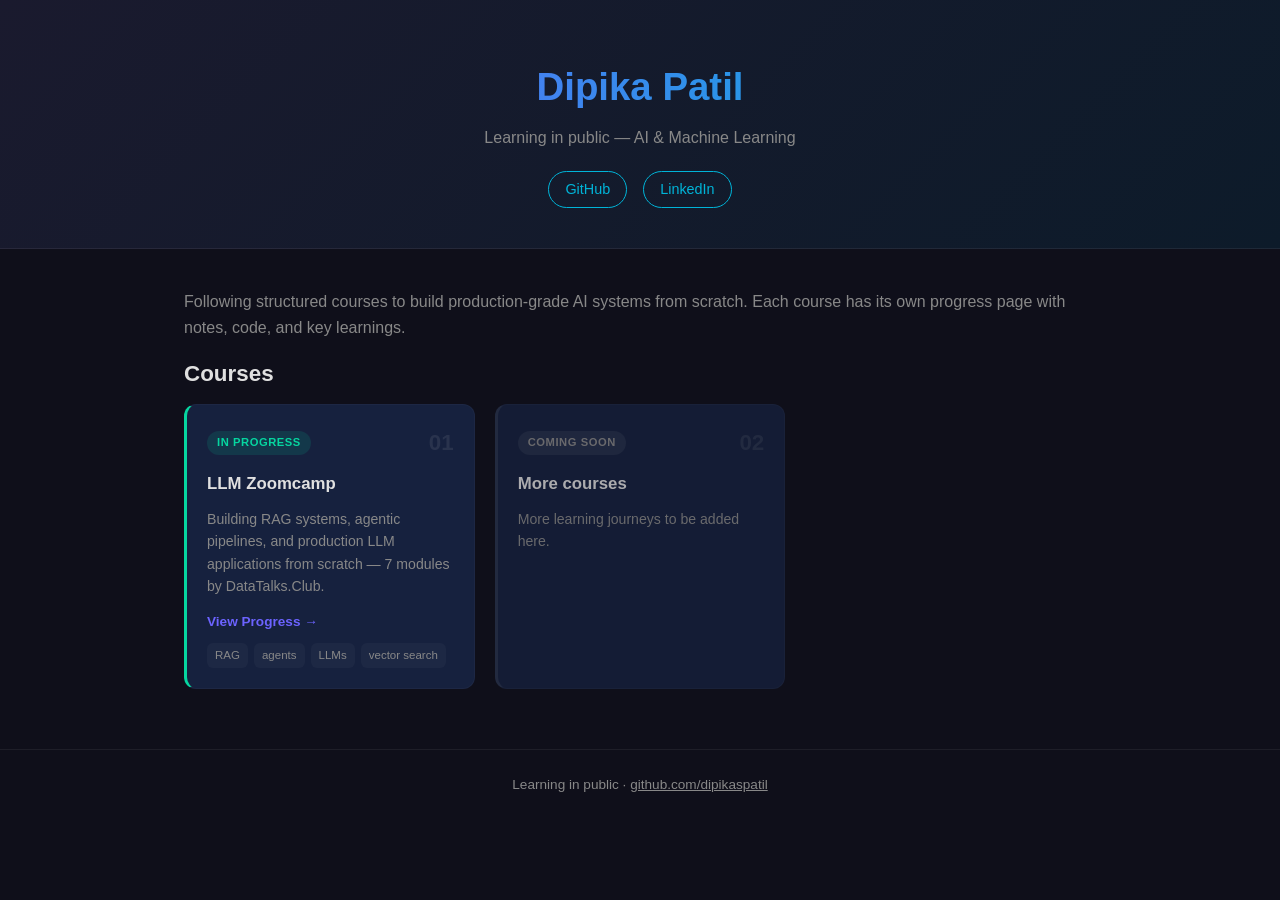
<file: index.html>
<!DOCTYPE html>
<html lang="en">
<head>
  <meta charset="UTF-8" />
  <meta name="viewport" content="width=device-width, initial-scale=1.0" />
  <title>Dipika Patil</title>
  <link rel="stylesheet" href="style.css" />
</head>
<body>

  <header>
    <div class="container">
      <h1>Dipika Patil</h1>
      <p class="tagline">Learning in public — AI & Machine Learning</p>
      <div class="links">
        <a href="https://github.com/dipikaspatil" target="_blank">GitHub</a>
        <a href="https://www.linkedin.com/in/dipikaspatil" target="_blank">LinkedIn</a>
      </div>
    </div>
  </header>

  <main class="container">

    <section class="about">
      <p>Following structured courses to build production-grade AI systems from scratch. Each course has its own progress page with notes, code, and key learnings.</p>
    </section>

    <section class="modules">
      <h2>Courses</h2>
      <div class="grid">

        <div class="card done">
          <div class="card-header">
            <span class="badge done">In Progress</span>
            <span class="module-num">01</span>
          </div>
          <h3>LLM Zoomcamp</h3>
          <p>Building RAG systems, agentic pipelines, and production LLM applications from scratch — 7 modules by DataTalks.Club.</p>
          <div class="card-links">
            <a href="llm-zoomcamp/">View Progress →</a>
          </div>
          <div class="tags">
            <span>RAG</span><span>agents</span><span>LLMs</span><span>vector search</span>
          </div>
        </div>

        <div class="card upcoming">
          <div class="card-header">
            <span class="badge upcoming">Coming Soon</span>
            <span class="module-num">02</span>
          </div>
          <h3>More courses</h3>
          <p>More learning journeys to be added here.</p>
        </div>

      </div>
    </section>

  </main>

  <footer>
    <div class="container">
      <p>Learning in public · <a href="https://github.com/dipikaspatil" target="_blank">github.com/dipikaspatil</a></p>
    </div>
  </footer>

</body>
</html>
</file>
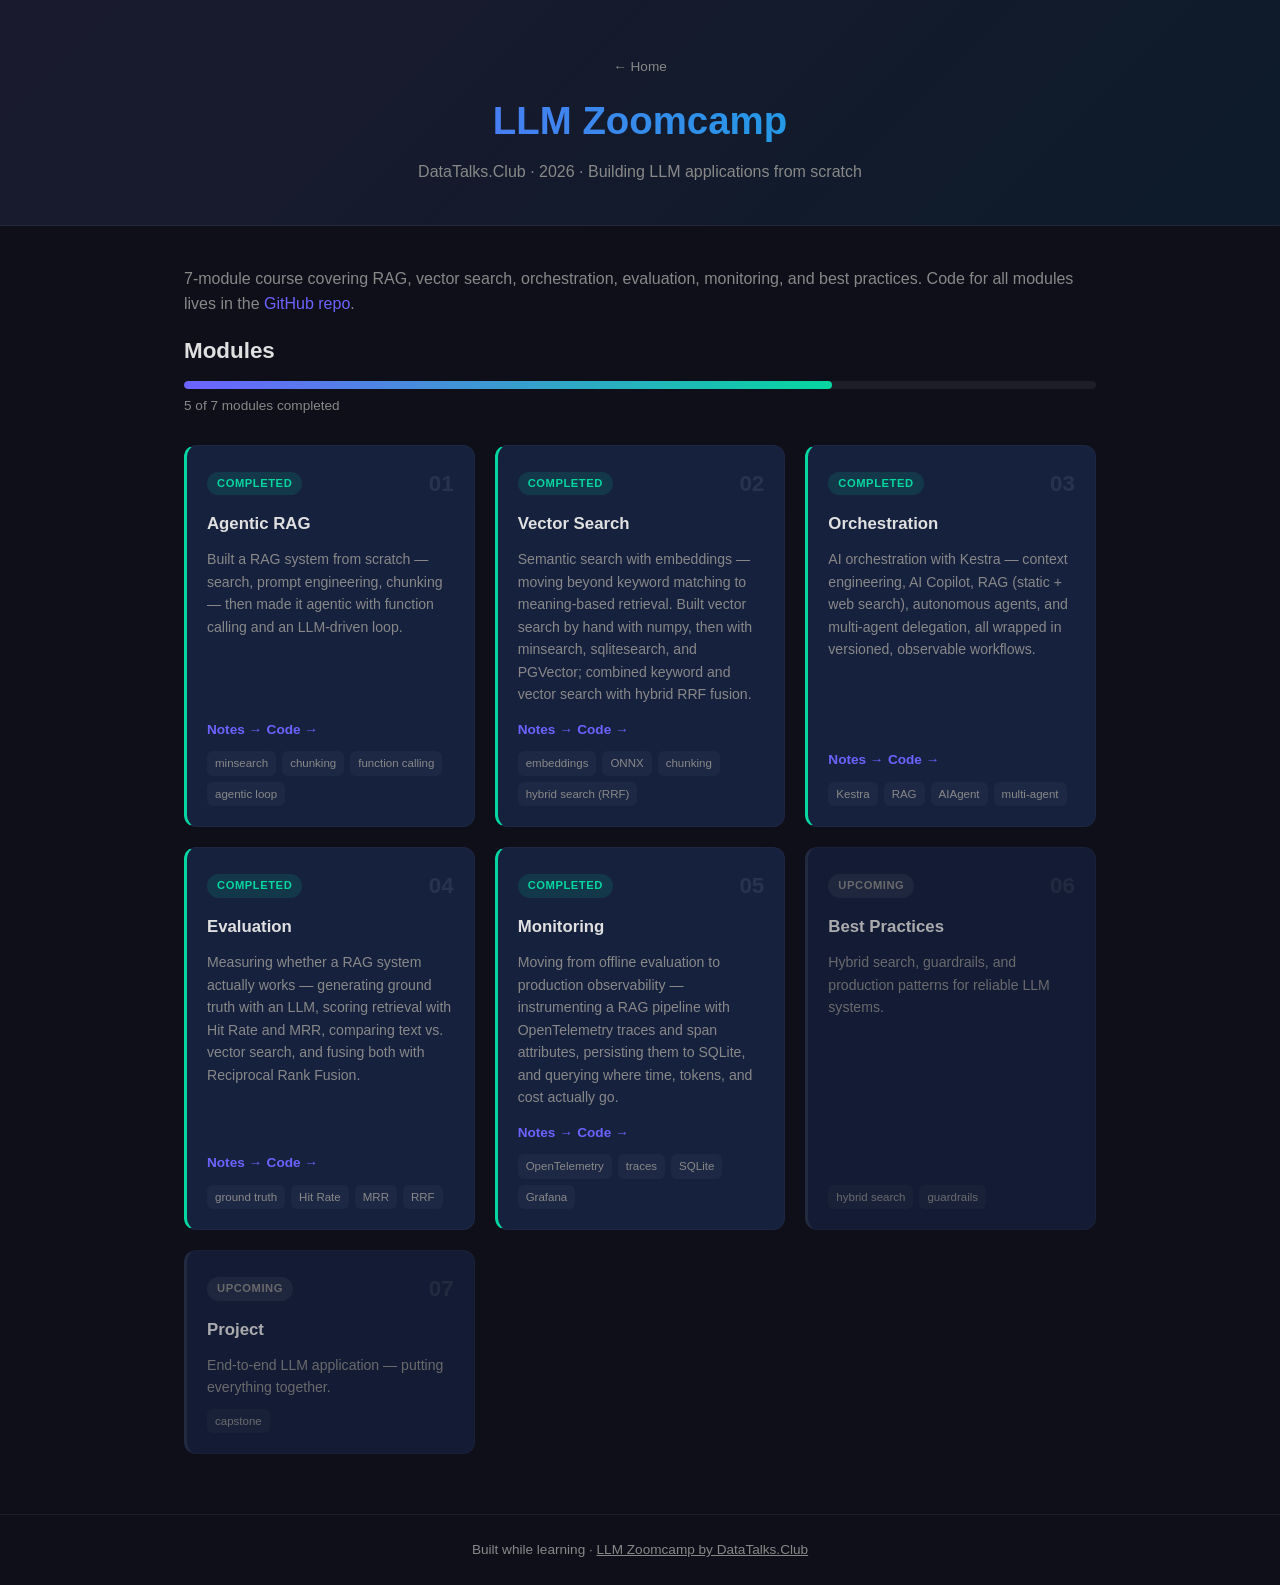
<file: llm-zoomcamp/index.html>
<!DOCTYPE html>
<html lang="en">
<head>
  <meta charset="UTF-8" />
  <meta name="viewport" content="width=device-width, initial-scale=1.0" />
  <title>LLM Zoomcamp — Dipika Patil</title>
  <link rel="stylesheet" href="../style.css" />
</head>
<body>

  <header>
    <div class="container">
      <p class="breadcrumb"><a href="../">← Home</a></p>
      <h1>LLM Zoomcamp</h1>
      <p class="tagline">DataTalks.Club · 2026 · Building LLM applications from scratch</p>
    </div>
  </header>

  <main class="container">

    <section class="about">
      <p>
        7-module course covering RAG, vector search, orchestration, evaluation, monitoring, and best practices.
        Code for all modules lives in the
        <a href="https://github.com/dipikaspatil/LLM_Zoomcamp" target="_blank">GitHub repo</a>.
      </p>
    </section>

    <section class="modules">
      <h2>Modules</h2>
      <div class="progress-bar">
        <div class="progress-fill" style="width: 71%"></div>
      </div>
      <p class="progress-label">5 of 7 modules completed</p>

      <div class="grid">

        <div class="card done">
          <div class="card-header">
            <span class="badge done">Completed</span>
            <span class="module-num">01</span>
          </div>
          <h3>Agentic RAG</h3>
          <p>Built a RAG system from scratch — search, prompt engineering, chunking — then made it agentic with function calling and an LLM-driven loop.</p>
          <div class="card-links">
            <a href="01-agentic-rag/">Notes →</a>
            <a href="https://github.com/dipikaspatil/LLM_Zoomcamp/tree/main/01_Agentic_RAG" target="_blank">Code →</a>
          </div>
          <div class="tags">
            <span>minsearch</span><span>chunking</span><span>function calling</span><span>agentic loop</span>
          </div>
        </div>

        <div class="card done">
          <div class="card-header">
            <span class="badge done">Completed</span>
            <span class="module-num">02</span>
          </div>
          <h3>Vector Search</h3>
          <p>Semantic search with embeddings — moving beyond keyword matching to meaning-based retrieval. Built vector search by hand with numpy, then with minsearch, sqlitesearch, and PGVector; combined keyword and vector search with hybrid RRF fusion.</p>
          <div class="card-links">
            <a href="02-vector-search/">Notes →</a>
            <a href="https://github.com/dipikaspatil/LLM_Zoomcamp/tree/main/02_Vector_Search" target="_blank">Code →</a>
          </div>
          <div class="tags">
            <span>embeddings</span><span>ONNX</span><span>chunking</span><span>hybrid search (RRF)</span>
          </div>
        </div>

        <div class="card done">
          <div class="card-header">
            <span class="badge done">Completed</span>
            <span class="module-num">03</span>
          </div>
          <h3>Orchestration</h3>
          <p>AI orchestration with Kestra — context engineering, AI Copilot, RAG (static + web search), autonomous agents, and multi-agent delegation, all wrapped in versioned, observable workflows.</p>
          <div class="card-links">
            <a href="03-orchestration/">Notes →</a>
            <a href="https://github.com/dipikaspatil/LLM_Zoomcamp/tree/main/03_Orchestration" target="_blank">Code →</a>
          </div>
          <div class="tags">
            <span>Kestra</span><span>RAG</span><span>AIAgent</span><span>multi-agent</span>
          </div>
        </div>

	<div class="card done">
          <div class="card-header">
            <span class="badge done">Completed</span>
            <span class="module-num">04</span>
          </div>
          <h3>Evaluation</h3>
          <p>Measuring whether a RAG system actually works — generating ground truth with an LLM, scoring retrieval with Hit Rate and MRR, comparing text vs. vector search, and fusing both with Reciprocal Rank Fusion.</p>
          <div class="card-links">
            <a href="04-evaluation/">Notes →</a>
            <a href="https://github.com/dipikaspatil/LLM_Zoomcamp/tree/main/04_evaluation" target="_blank">Code →</a>
          </div>
          <div class="tags">
            <span>ground truth</span><span>Hit Rate</span><span>MRR</span><span>RRF</span>
          </div>
        </div>

        <div class="card done">
          <div class="card-header">
            <span class="badge done">Completed</span>
            <span class="module-num">05</span>
          </div>
          <h3>Monitoring</h3>
          <p>Moving from offline evaluation to production observability — instrumenting a RAG pipeline with OpenTelemetry traces and span attributes, persisting them to SQLite, and querying where time, tokens, and cost actually go.</p>
          <div class="card-links">
            <a href="05-monitoring/">Notes →</a>
            <a href="https://github.com/dipikaspatil/LLM_Zoomcamp/tree/main/05_monitoring" target="_blank">Code →</a>
          </div>
          <div class="tags">
            <span>OpenTelemetry</span><span>traces</span><span>SQLite</span><span>Grafana</span>
          </div>
        </div>

        <div class="card upcoming">
          <div class="card-header">
            <span class="badge upcoming">Upcoming</span>
            <span class="module-num">06</span>
          </div>
          <h3>Best Practices</h3>
          <p>Hybrid search, guardrails, and production patterns for reliable LLM systems.</p>
          <div class="tags"><span>hybrid search</span><span>guardrails</span></div>
        </div>

        <div class="card upcoming">
          <div class="card-header">
            <span class="badge upcoming">Upcoming</span>
            <span class="module-num">07</span>
          </div>
          <h3>Project</h3>
          <p>End-to-end LLM application — putting everything together.</p>
          <div class="tags"><span>capstone</span></div>
        </div>

      </div>
    </section>

  </main>

  <footer>
    <div class="container">
      <p>Built while learning · <a href="https://github.com/DataTalksClub/llm-zoomcamp" target="_blank">LLM Zoomcamp by DataTalks.Club</a></p>
    </div>
  </footer>

</body>
</html>
</file>
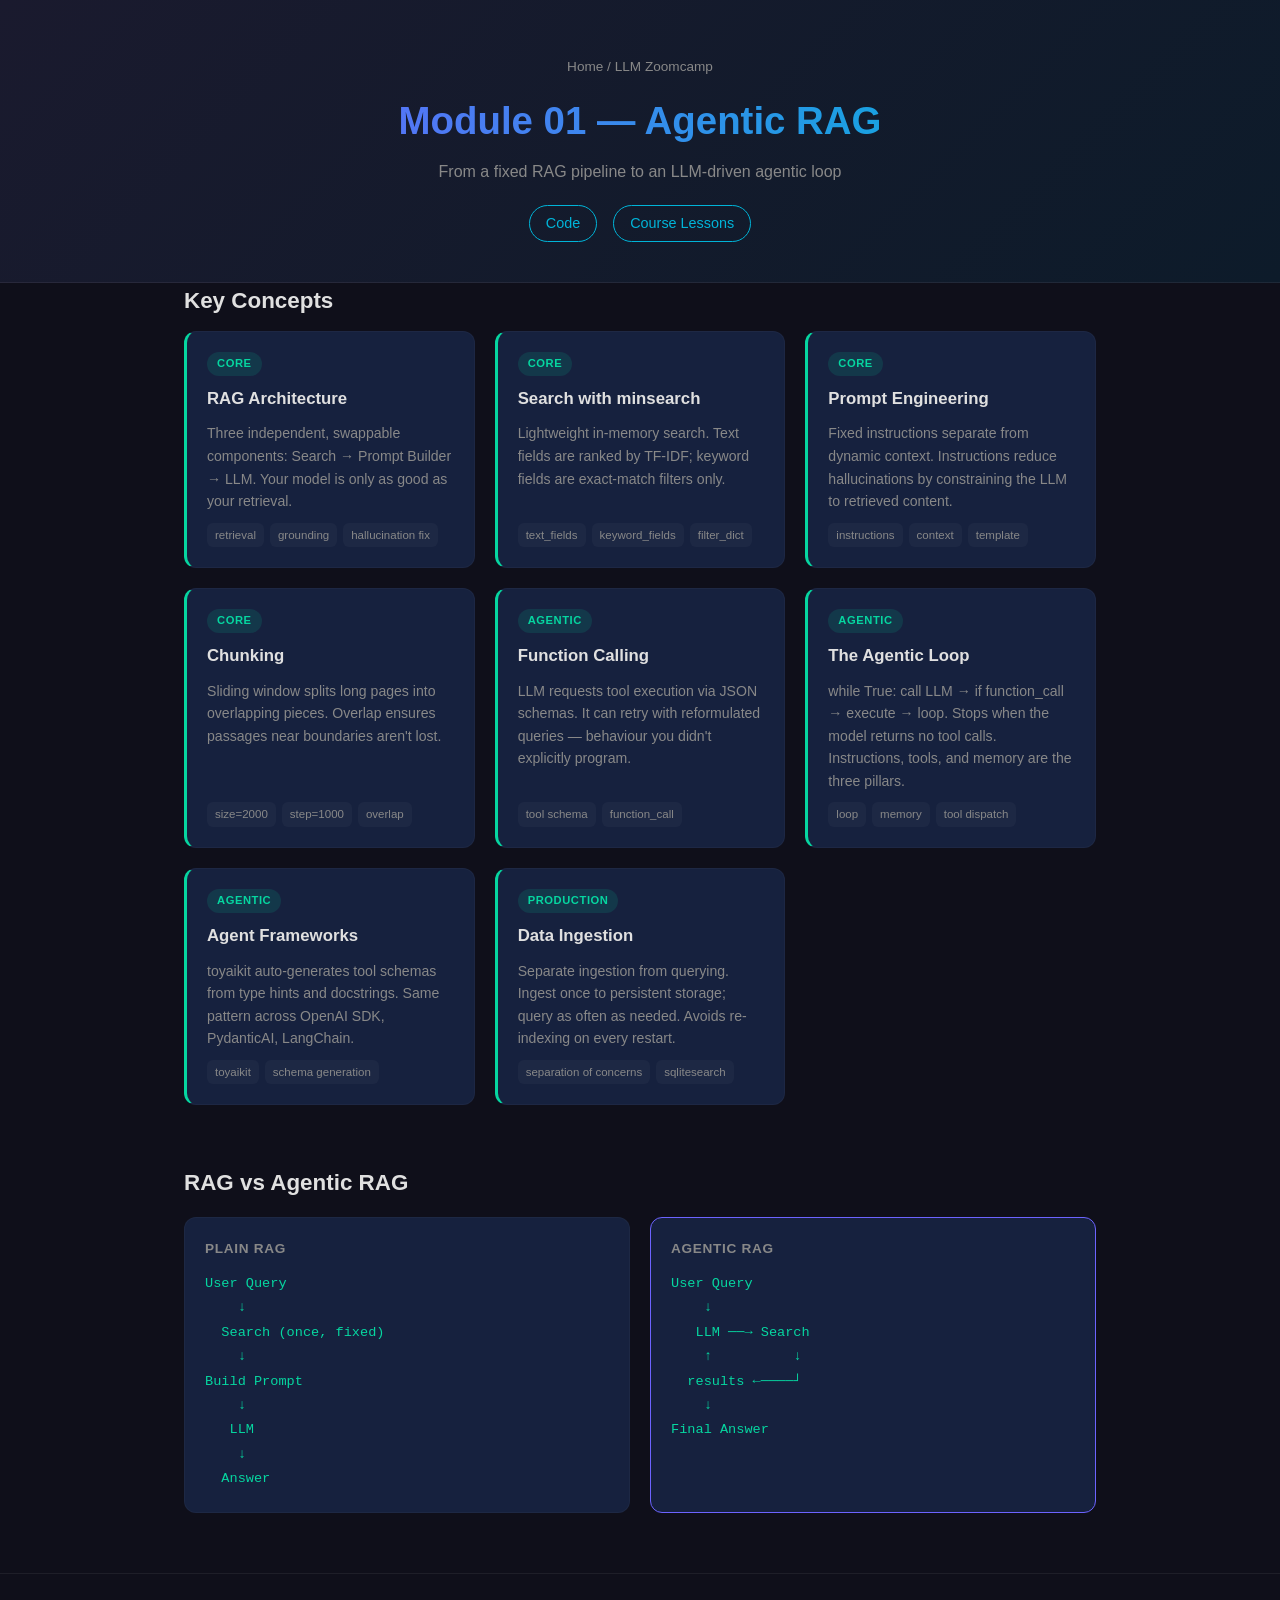
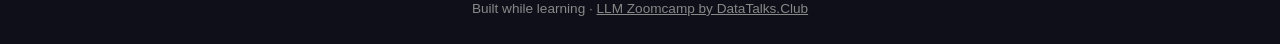
<file: llm-zoomcamp/01-agentic-rag/index.html>
<!DOCTYPE html>
<html lang="en">
<head>
  <meta charset="UTF-8" />
  <meta name="viewport" content="width=device-width, initial-scale=1.0" />
  <title>01 — Agentic RAG</title>
  <link rel="stylesheet" href="../../style.css" />
</head>
<body>

  <header>
    <div class="container">
      <p class="breadcrumb"><a href="../../">Home</a> / <a href="../">LLM Zoomcamp</a></p>
      <h1>Module 01 — Agentic RAG</h1>
      <p class="tagline">From a fixed RAG pipeline to an LLM-driven agentic loop</p>
      <div class="links">
        <a href="https://github.com/dipikaspatil/LLM_Zoomcamp/tree/main/01_agentic_rag" target="_blank">Code</a>
        <a href="https://github.com/DataTalksClub/llm-zoomcamp/tree/main/01-agentic-rag" target="_blank">Course Lessons</a>
      </div>
    </div>
  </header>

  <main class="container">

    <section class="modules">
      <h2>Key Concepts</h2>
      <div class="grid">

        <div class="card done">
          <div class="card-header"><span class="badge done">Core</span></div>
          <h3>RAG Architecture</h3>
          <p>Three independent, swappable components: Search → Prompt Builder → LLM. Your model is only as good as your retrieval.</p>
          <div class="tags"><span>retrieval</span><span>grounding</span><span>hallucination fix</span></div>
        </div>

        <div class="card done">
          <div class="card-header"><span class="badge done">Core</span></div>
          <h3>Search with minsearch</h3>
          <p>Lightweight in-memory search. Text fields are ranked by TF-IDF; keyword fields are exact-match filters only.</p>
          <div class="tags"><span>text_fields</span><span>keyword_fields</span><span>filter_dict</span></div>
        </div>

        <div class="card done">
          <div class="card-header"><span class="badge done">Core</span></div>
          <h3>Prompt Engineering</h3>
          <p>Fixed instructions separate from dynamic context. Instructions reduce hallucinations by constraining the LLM to retrieved content.</p>
          <div class="tags"><span>instructions</span><span>context</span><span>template</span></div>
        </div>

        <div class="card done">
          <div class="card-header"><span class="badge done">Core</span></div>
          <h3>Chunking</h3>
          <p>Sliding window splits long pages into overlapping pieces. Overlap ensures passages near boundaries aren't lost.</p>
          <div class="tags"><span>size=2000</span><span>step=1000</span><span>overlap</span></div>
        </div>

        <div class="card done">
          <div class="card-header"><span class="badge done">Agentic</span></div>
          <h3>Function Calling</h3>
          <p>LLM requests tool execution via JSON schemas. It can retry with reformulated queries — behaviour you didn't explicitly program.</p>
          <div class="tags"><span>tool schema</span><span>function_call</span></div>
        </div>

        <div class="card done">
          <div class="card-header"><span class="badge done">Agentic</span></div>
          <h3>The Agentic Loop</h3>
          <p>while True: call LLM → if function_call → execute → loop. Stops when the model returns no tool calls. Instructions, tools, and memory are the three pillars.</p>
          <div class="tags"><span>loop</span><span>memory</span><span>tool dispatch</span></div>
        </div>

        <div class="card done">
          <div class="card-header"><span class="badge done">Agentic</span></div>
          <h3>Agent Frameworks</h3>
          <p>toyaikit auto-generates tool schemas from type hints and docstrings. Same pattern across OpenAI SDK, PydanticAI, LangChain.</p>
          <div class="tags"><span>toyaikit</span><span>schema generation</span></div>
        </div>

        <div class="card done">
          <div class="card-header"><span class="badge done">Production</span></div>
          <h3>Data Ingestion</h3>
          <p>Separate ingestion from querying. Ingest once to persistent storage; query as often as needed. Avoids re-indexing on every restart.</p>
          <div class="tags"><span>separation of concerns</span><span>sqlitesearch</span></div>
        </div>

      </div>
    </section>

    <section class="modules" style="margin-top: 0;">
      <h2>RAG vs Agentic RAG</h2>
      <div class="comparison">
        <div class="compare-box">
          <h4>Plain RAG</h4>
          <pre>User Query
    ↓
  Search (once, fixed)
    ↓
Build Prompt
    ↓
   LLM
    ↓
  Answer</pre>
        </div>
        <div class="compare-box highlight">
          <h4>Agentic RAG</h4>
          <pre>User Query
    ↓
   LLM ──→ Search
    ↑          ↓
  results ←────┘
    ↓
Final Answer</pre>
        </div>
      </div>
    </section>

  </main>

  <footer>
    <div class="container">
      <p>Built while learning · <a href="https://github.com/DataTalksClub/llm-zoomcamp" target="_blank">LLM Zoomcamp by DataTalks.Club</a></p>
    </div>
  </footer>

</body>
</html>
</file>
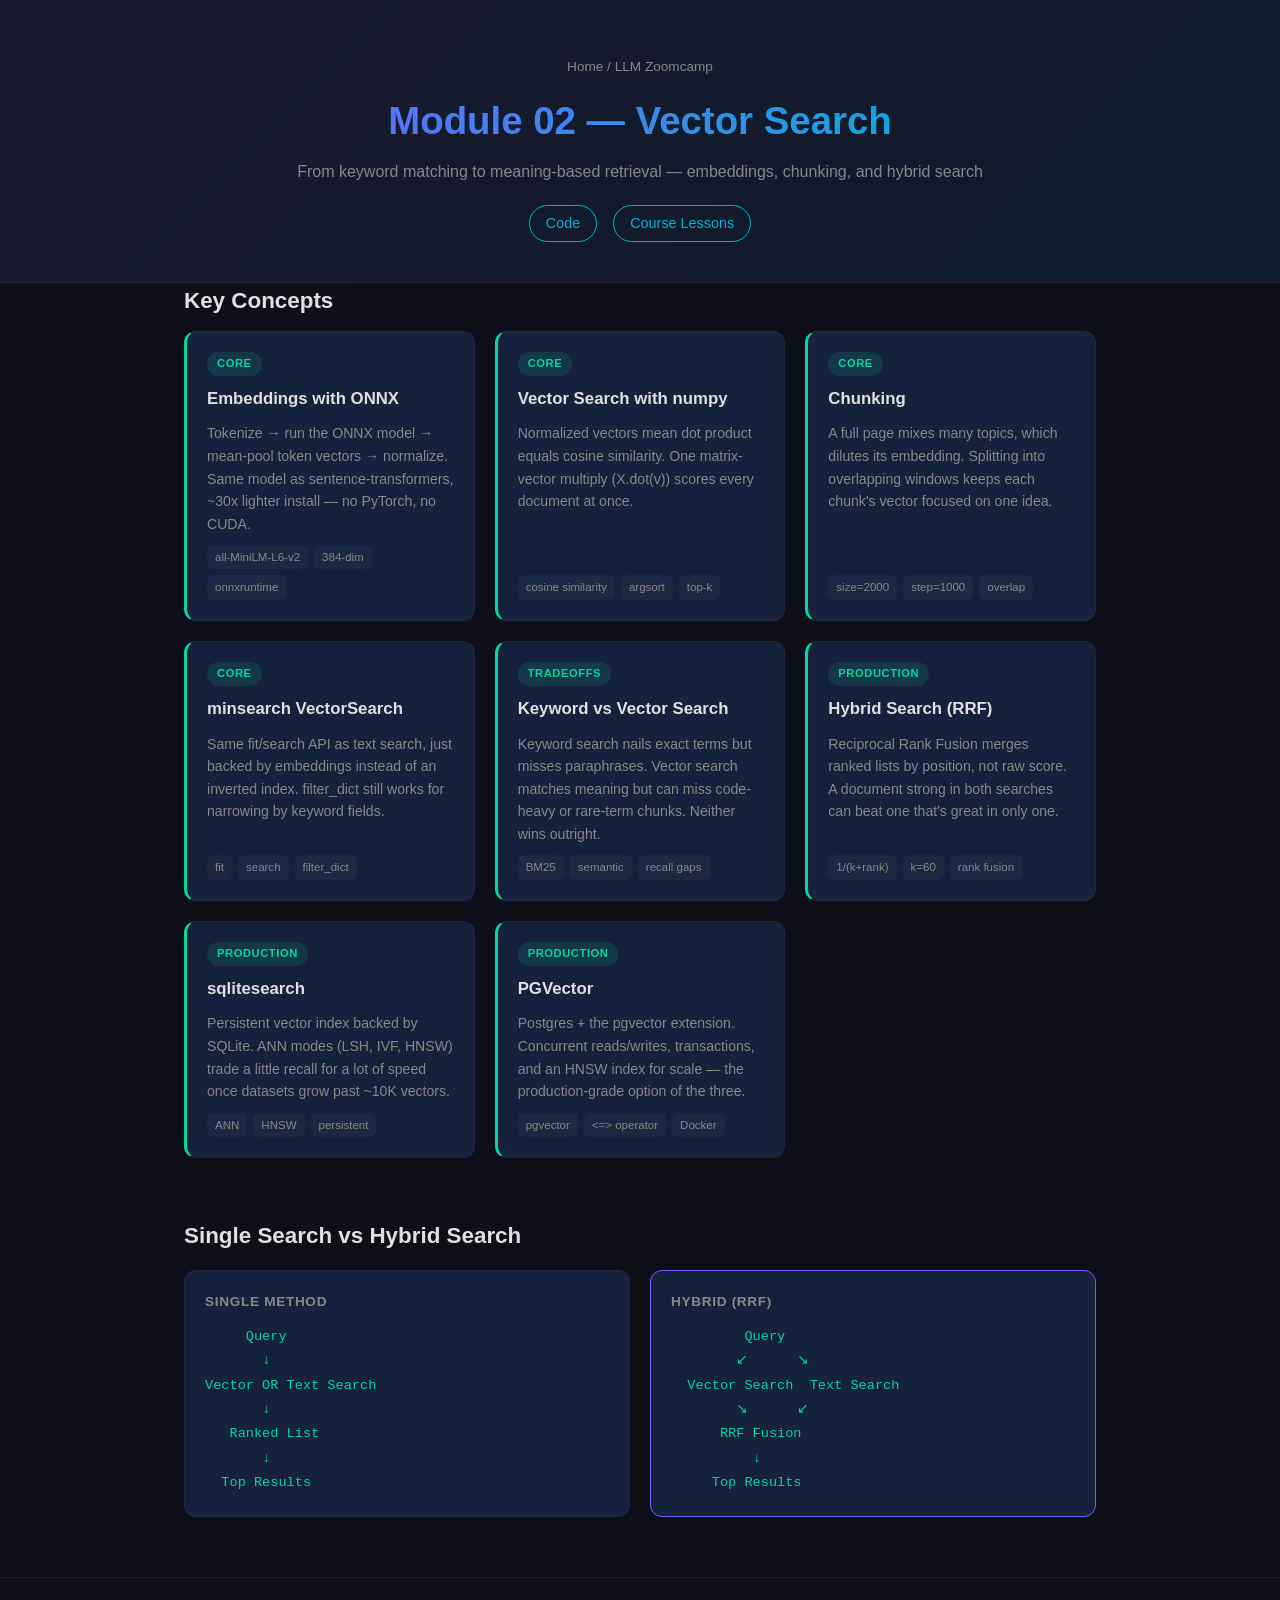
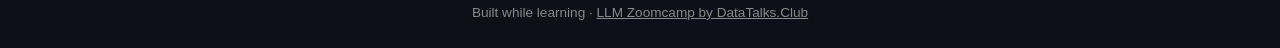
<file: llm-zoomcamp/02-vector-search/index.html>
<!DOCTYPE html>
<html lang="en">
<head>
  <meta charset="UTF-8" />
  <meta name="viewport" content="width=device-width, initial-scale=1.0" />
  <title>02 — Vector Search</title>
  <link rel="stylesheet" href="../../style.css" />
</head>
<body>

  <header>
    <div class="container">
      <p class="breadcrumb"><a href="../../">Home</a> / <a href="../">LLM Zoomcamp</a></p>
      <h1>Module 02 — Vector Search</h1>
      <p class="tagline">From keyword matching to meaning-based retrieval — embeddings, chunking, and hybrid search</p>
      <div class="links">
        <a href="https://github.com/dipikaspatil/LLM_Zoomcamp/tree/main/02_Vector_Search" target="_blank">Code</a>
        <a href="https://github.com/DataTalksClub/llm-zoomcamp/tree/main/02-vector-search" target="_blank">Course Lessons</a>
      </div>
    </div>
  </header>

  <main class="container">

    <section class="modules">
      <h2>Key Concepts</h2>
      <div class="grid">

        <div class="card done">
          <div class="card-header"><span class="badge done">Core</span></div>
          <h3>Embeddings with ONNX</h3>
          <p>Tokenize → run the ONNX model → mean-pool token vectors → normalize. Same model as sentence-transformers, ~30x lighter install — no PyTorch, no CUDA.</p>
          <div class="tags"><span>all-MiniLM-L6-v2</span><span>384-dim</span><span>onnxruntime</span></div>
        </div>

        <div class="card done">
          <div class="card-header"><span class="badge done">Core</span></div>
          <h3>Vector Search with numpy</h3>
          <p>Normalized vectors mean dot product equals cosine similarity. One matrix-vector multiply (X.dot(v)) scores every document at once.</p>
          <div class="tags"><span>cosine similarity</span><span>argsort</span><span>top-k</span></div>
        </div>

        <div class="card done">
          <div class="card-header"><span class="badge done">Core</span></div>
          <h3>Chunking</h3>
          <p>A full page mixes many topics, which dilutes its embedding. Splitting into overlapping windows keeps each chunk's vector focused on one idea.</p>
          <div class="tags"><span>size=2000</span><span>step=1000</span><span>overlap</span></div>
        </div>

        <div class="card done">
          <div class="card-header"><span class="badge done">Core</span></div>
          <h3>minsearch VectorSearch</h3>
          <p>Same fit/search API as text search, just backed by embeddings instead of an inverted index. filter_dict still works for narrowing by keyword fields.</p>
          <div class="tags"><span>fit</span><span>search</span><span>filter_dict</span></div>
        </div>

        <div class="card done">
          <div class="card-header"><span class="badge done">Tradeoffs</span></div>
          <h3>Keyword vs Vector Search</h3>
          <p>Keyword search nails exact terms but misses paraphrases. Vector search matches meaning but can miss code-heavy or rare-term chunks. Neither wins outright.</p>
          <div class="tags"><span>BM25</span><span>semantic</span><span>recall gaps</span></div>
        </div>

        <div class="card done">
          <div class="card-header"><span class="badge done">Production</span></div>
          <h3>Hybrid Search (RRF)</h3>
          <p>Reciprocal Rank Fusion merges ranked lists by position, not raw score. A document strong in both searches can beat one that's great in only one.</p>
          <div class="tags"><span>1/(k+rank)</span><span>k=60</span><span>rank fusion</span></div>
        </div>

        <div class="card done">
          <div class="card-header"><span class="badge done">Production</span></div>
          <h3>sqlitesearch</h3>
          <p>Persistent vector index backed by SQLite. ANN modes (LSH, IVF, HNSW) trade a little recall for a lot of speed once datasets grow past ~10K vectors.</p>
          <div class="tags"><span>ANN</span><span>HNSW</span><span>persistent</span></div>
        </div>

        <div class="card done">
          <div class="card-header"><span class="badge done">Production</span></div>
          <h3>PGVector</h3>
          <p>Postgres + the pgvector extension. Concurrent reads/writes, transactions, and an HNSW index for scale — the production-grade option of the three.</p>
          <div class="tags"><span>pgvector</span><span>&lt;=&gt; operator</span><span>Docker</span></div>
        </div>

      </div>
    </section>

    <section class="modules" style="margin-top: 0;">
      <h2>Single Search vs Hybrid Search</h2>
      <div class="comparison">
        <div class="compare-box">
          <h4>Single method</h4>
          <pre>     Query
       ↓
Vector OR Text Search
       ↓
   Ranked List
       ↓
  Top Results</pre>
        </div>
        <div class="compare-box highlight">
          <h4>Hybrid (RRF)</h4>
          <pre>         Query
        ↙      ↘
  Vector Search  Text Search
        ↘      ↙
      RRF Fusion
          ↓
     Top Results</pre>
        </div>
      </div>
    </section>

  </main>

  <footer>
    <div class="container">
      <p>Built while learning · <a href="https://github.com/DataTalksClub/llm-zoomcamp" target="_blank">LLM Zoomcamp by DataTalks.Club</a></p>
    </div>
  </footer>

</body>
</html>
</file>
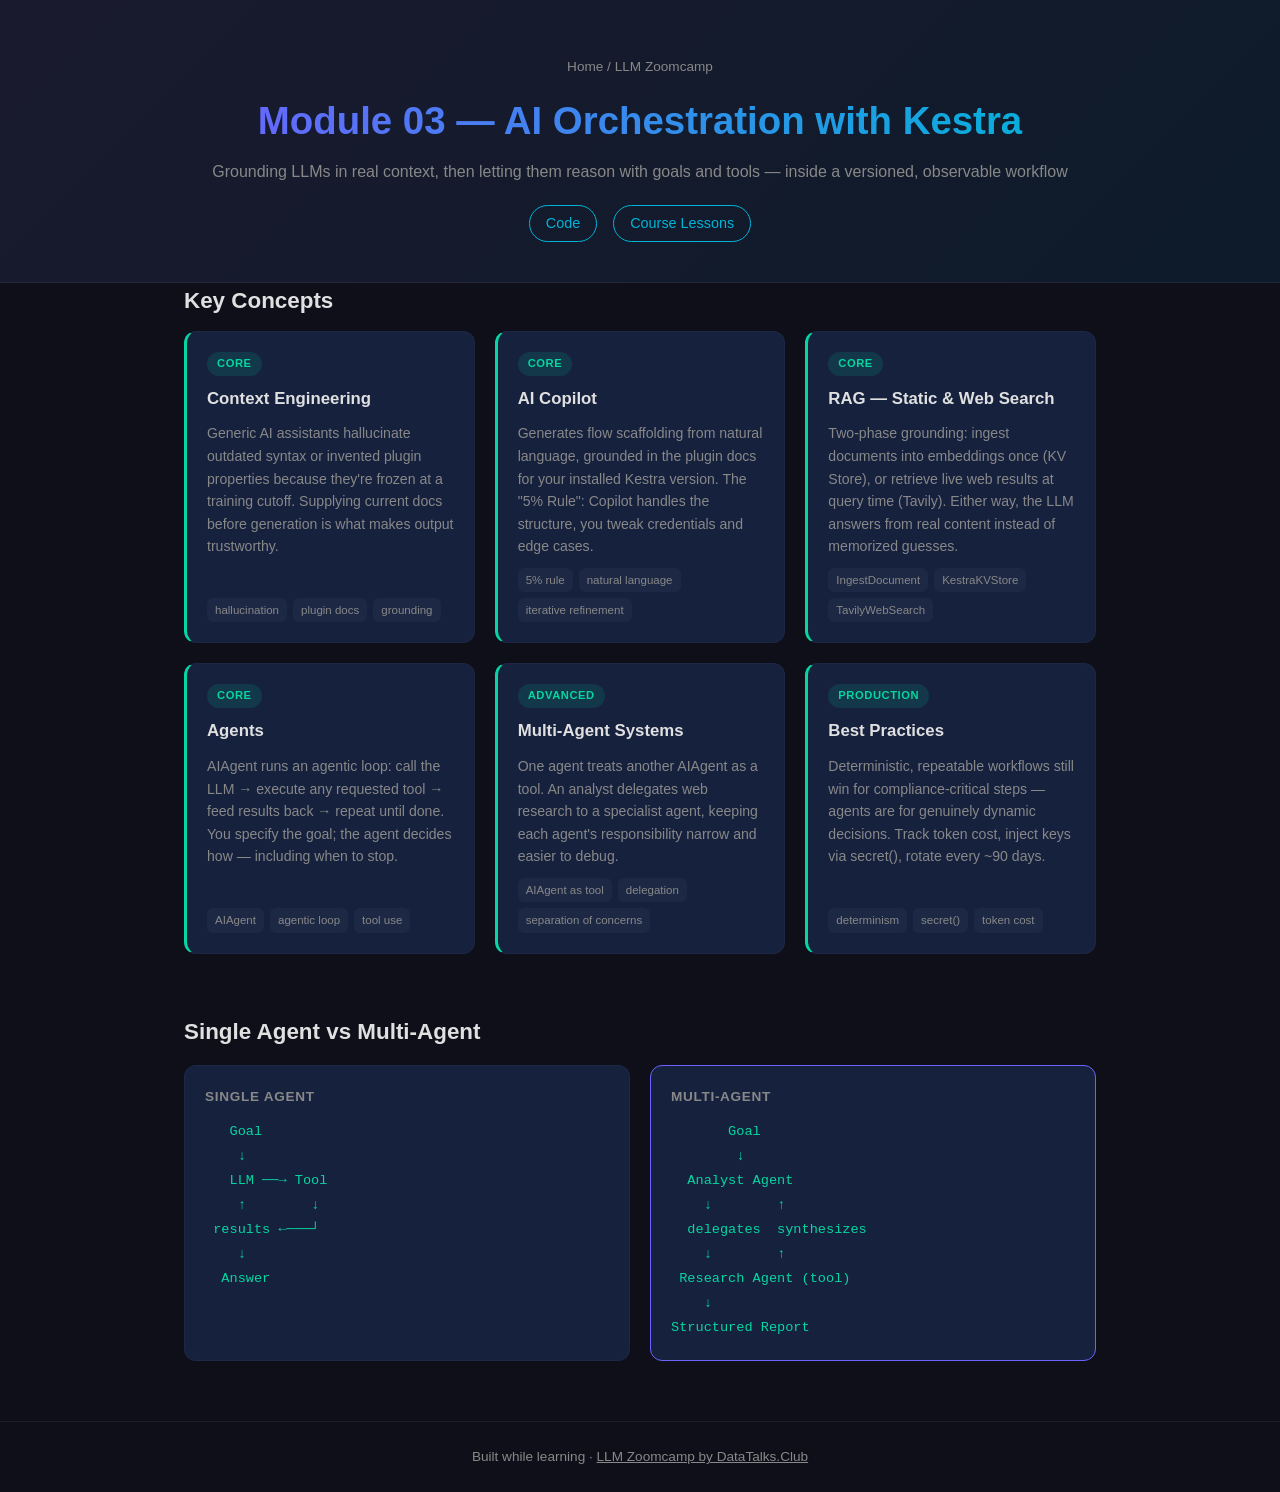
<file: llm-zoomcamp/03-orchestration/index.html>
<!DOCTYPE html>
<html lang="en">
<head>
  <meta charset="UTF-8" />
  <meta name="viewport" content="width=device-width, initial-scale=1.0" />
  <title>03 — Orchestration</title>
  <link rel="stylesheet" href="../../style.css" />
</head>
<body>

  <header>
    <div class="container">
      <p class="breadcrumb"><a href="../../">Home</a> / <a href="../">LLM Zoomcamp</a></p>
      <h1>Module 03 — AI Orchestration with Kestra</h1>
      <p class="tagline">Grounding LLMs in real context, then letting them reason with goals and tools — inside a versioned, observable workflow</p>
      <div class="links">
        <a href="https://github.com/dipikaspatil/LLM_Zoomcamp/tree/main/03_Orchestration" target="_blank">Code</a>
        <a href="https://github.com/DataTalksClub/llm-zoomcamp/tree/main/03-orchestration" target="_blank">Course Lessons</a>
      </div>
    </div>
  </header>

  <main class="container">

    <section class="modules">
      <h2>Key Concepts</h2>
      <div class="grid">

        <div class="card done">
          <div class="card-header"><span class="badge done">Core</span></div>
          <h3>Context Engineering</h3>
          <p>Generic AI assistants hallucinate outdated syntax or invented plugin properties because they're frozen at a training cutoff. Supplying current docs before generation is what makes output trustworthy.</p>
          <div class="tags"><span>hallucination</span><span>plugin docs</span><span>grounding</span></div>
        </div>

        <div class="card done">
          <div class="card-header"><span class="badge done">Core</span></div>
          <h3>AI Copilot</h3>
          <p>Generates flow scaffolding from natural language, grounded in the plugin docs for your installed Kestra version. The "5% Rule": Copilot handles the structure, you tweak credentials and edge cases.</p>
          <div class="tags"><span>5% rule</span><span>natural language</span><span>iterative refinement</span></div>
        </div>

        <div class="card done">
          <div class="card-header"><span class="badge done">Core</span></div>
          <h3>RAG — Static & Web Search</h3>
          <p>Two-phase grounding: ingest documents into embeddings once (KV Store), or retrieve live web results at query time (Tavily). Either way, the LLM answers from real content instead of memorized guesses.</p>
          <div class="tags"><span>IngestDocument</span><span>KestraKVStore</span><span>TavilyWebSearch</span></div>
        </div>

        <div class="card done">
          <div class="card-header"><span class="badge done">Core</span></div>
          <h3>Agents</h3>
          <p>AIAgent runs an agentic loop: call the LLM → execute any requested tool → feed results back → repeat until done. You specify the goal; the agent decides how — including when to stop.</p>
          <div class="tags"><span>AIAgent</span><span>agentic loop</span><span>tool use</span></div>
        </div>

        <div class="card done">
          <div class="card-header"><span class="badge done">Advanced</span></div>
          <h3>Multi-Agent Systems</h3>
          <p>One agent treats another AIAgent as a tool. An analyst delegates web research to a specialist agent, keeping each agent's responsibility narrow and easier to debug.</p>
          <div class="tags"><span>AIAgent as tool</span><span>delegation</span><span>separation of concerns</span></div>
        </div>

        <div class="card done">
          <div class="card-header"><span class="badge done">Production</span></div>
          <h3>Best Practices</h3>
          <p>Deterministic, repeatable workflows still win for compliance-critical steps — agents are for genuinely dynamic decisions. Track token cost, inject keys via secret(), rotate every ~90 days.</p>
          <div class="tags"><span>determinism</span><span>secret()</span><span>token cost</span></div>
        </div>

      </div>
    </section>

    <section class="modules" style="margin-top: 0;">
      <h2>Single Agent vs Multi-Agent</h2>
      <div class="comparison">
        <div class="compare-box">
          <h4>Single Agent</h4>
          <pre>   Goal
    ↓
   LLM ──→ Tool
    ↑        ↓
 results ←───┘
    ↓
  Answer</pre>
        </div>
        <div class="compare-box highlight">
          <h4>Multi-Agent</h4>
          <pre>       Goal
        ↓
  Analyst Agent
    ↓        ↑
  delegates  synthesizes
    ↓        ↑
 Research Agent (tool)
    ↓
Structured Report</pre>
        </div>
      </div>
    </section>

  </main>

  <footer>
    <div class="container">
      <p>Built while learning · <a href="https://github.com/DataTalksClub/llm-zoomcamp" target="_blank">LLM Zoomcamp by DataTalks.Club</a></p>
    </div>
  </footer>

</body>
</html>
</file>
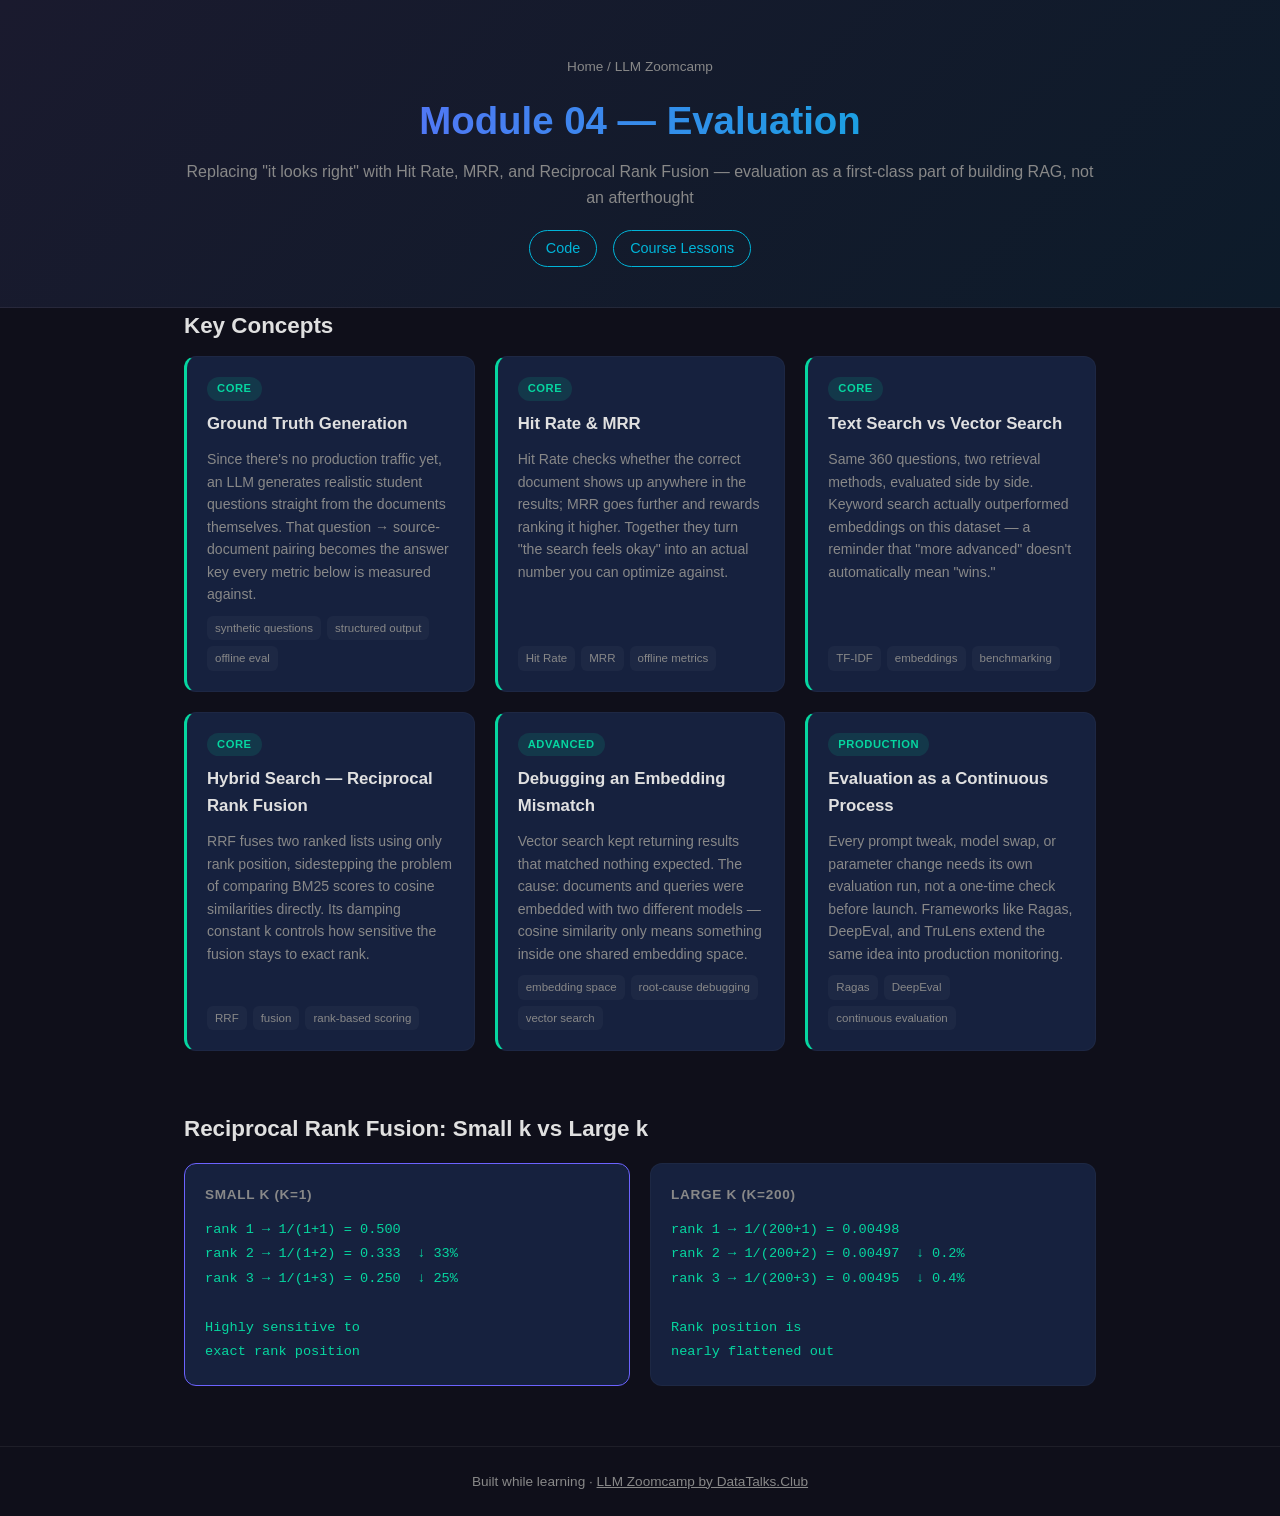
<file: llm-zoomcamp/04-evaluation/index.html>
<!DOCTYPE html>
<html lang="en">
<head>
  <meta charset="UTF-8" />
  <meta name="viewport" content="width=device-width, initial-scale=1.0" />
  <title>04 — Evaluation</title>
  <link rel="stylesheet" href="../../style.css" />
</head>
<body>

  <header>
    <div class="container">
      <p class="breadcrumb"><a href="../../">Home</a> / <a href="../">LLM Zoomcamp</a></p>
      <h1>Module 04 — Evaluation</h1>
      <p class="tagline">Replacing "it looks right" with Hit Rate, MRR, and Reciprocal Rank Fusion — evaluation as a first-class part of building RAG, not an afterthought</p>
      <div class="links">
        <a href="https://github.com/dipikaspatil/LLM_Zoomcamp/tree/main/04_evaluation" target="_blank">Code</a>
        <a href="https://github.com/DataTalksClub/llm-zoomcamp/tree/main/04-evaluation" target="_blank">Course Lessons</a>
      </div>
    </div>
  </header>

  <main class="container">

    <section class="modules">
      <h2>Key Concepts</h2>
      <div class="grid">

        <div class="card done">
          <div class="card-header"><span class="badge done">Core</span></div>
          <h3>Ground Truth Generation</h3>
          <p>Since there's no production traffic yet, an LLM generates realistic student questions straight from the documents themselves. That question → source-document pairing becomes the answer key every metric below is measured against.</p>
          <div class="tags"><span>synthetic questions</span><span>structured output</span><span>offline eval</span></div>
        </div>

        <div class="card done">
          <div class="card-header"><span class="badge done">Core</span></div>
          <h3>Hit Rate &amp; MRR</h3>
          <p>Hit Rate checks whether the correct document shows up anywhere in the results; MRR goes further and rewards ranking it higher. Together they turn "the search feels okay" into an actual number you can optimize against.</p>
          <div class="tags"><span>Hit Rate</span><span>MRR</span><span>offline metrics</span></div>
        </div>

        <div class="card done">
          <div class="card-header"><span class="badge done">Core</span></div>
          <h3>Text Search vs Vector Search</h3>
          <p>Same 360 questions, two retrieval methods, evaluated side by side. Keyword search actually outperformed embeddings on this dataset — a reminder that "more advanced" doesn't automatically mean "wins."</p>
          <div class="tags"><span>TF-IDF</span><span>embeddings</span><span>benchmarking</span></div>
        </div>

        <div class="card done">
          <div class="card-header"><span class="badge done">Core</span></div>
          <h3>Hybrid Search — Reciprocal Rank Fusion</h3>
          <p>RRF fuses two ranked lists using only rank position, sidestepping the problem of comparing BM25 scores to cosine similarities directly. Its damping constant k controls how sensitive the fusion stays to exact rank.</p>
          <div class="tags"><span>RRF</span><span>fusion</span><span>rank-based scoring</span></div>
        </div>

        <div class="card done">
          <div class="card-header"><span class="badge done">Advanced</span></div>
          <h3>Debugging an Embedding Mismatch</h3>
          <p>Vector search kept returning results that matched nothing expected. The cause: documents and queries were embedded with two different models — cosine similarity only means something inside one shared embedding space.</p>
          <div class="tags"><span>embedding space</span><span>root-cause debugging</span><span>vector search</span></div>
        </div>

        <div class="card done">
          <div class="card-header"><span class="badge done">Production</span></div>
          <h3>Evaluation as a Continuous Process</h3>
          <p>Every prompt tweak, model swap, or parameter change needs its own evaluation run, not a one-time check before launch. Frameworks like Ragas, DeepEval, and TruLens extend the same idea into production monitoring.</p>
          <div class="tags"><span>Ragas</span><span>DeepEval</span><span>continuous evaluation</span></div>
        </div>

      </div>
    </section>

    <section class="modules" style="margin-top: 0;">
      <h2>Reciprocal Rank Fusion: Small k vs Large k</h2>
      <div class="comparison">
        <div class="compare-box highlight">
          <h4>Small k (k=1)</h4>
          <pre>rank 1 → 1/(1+1) = 0.500
rank 2 → 1/(1+2) = 0.333  ↓ 33%
rank 3 → 1/(1+3) = 0.250  ↓ 25%

Highly sensitive to
exact rank position</pre>
        </div>
        <div class="compare-box">
          <h4>Large k (k=200)</h4>
          <pre>rank 1 → 1/(200+1) = 0.00498
rank 2 → 1/(200+2) = 0.00497  ↓ 0.2%
rank 3 → 1/(200+3) = 0.00495  ↓ 0.4%

Rank position is
nearly flattened out</pre>
        </div>
      </div>
    </section>

  </main>

  <footer>
    <div class="container">
      <p>Built while learning · <a href="https://github.com/DataTalksClub/llm-zoomcamp" target="_blank">LLM Zoomcamp by DataTalks.Club</a></p>
    </div>
  </footer>

</body>
</html>
</file>
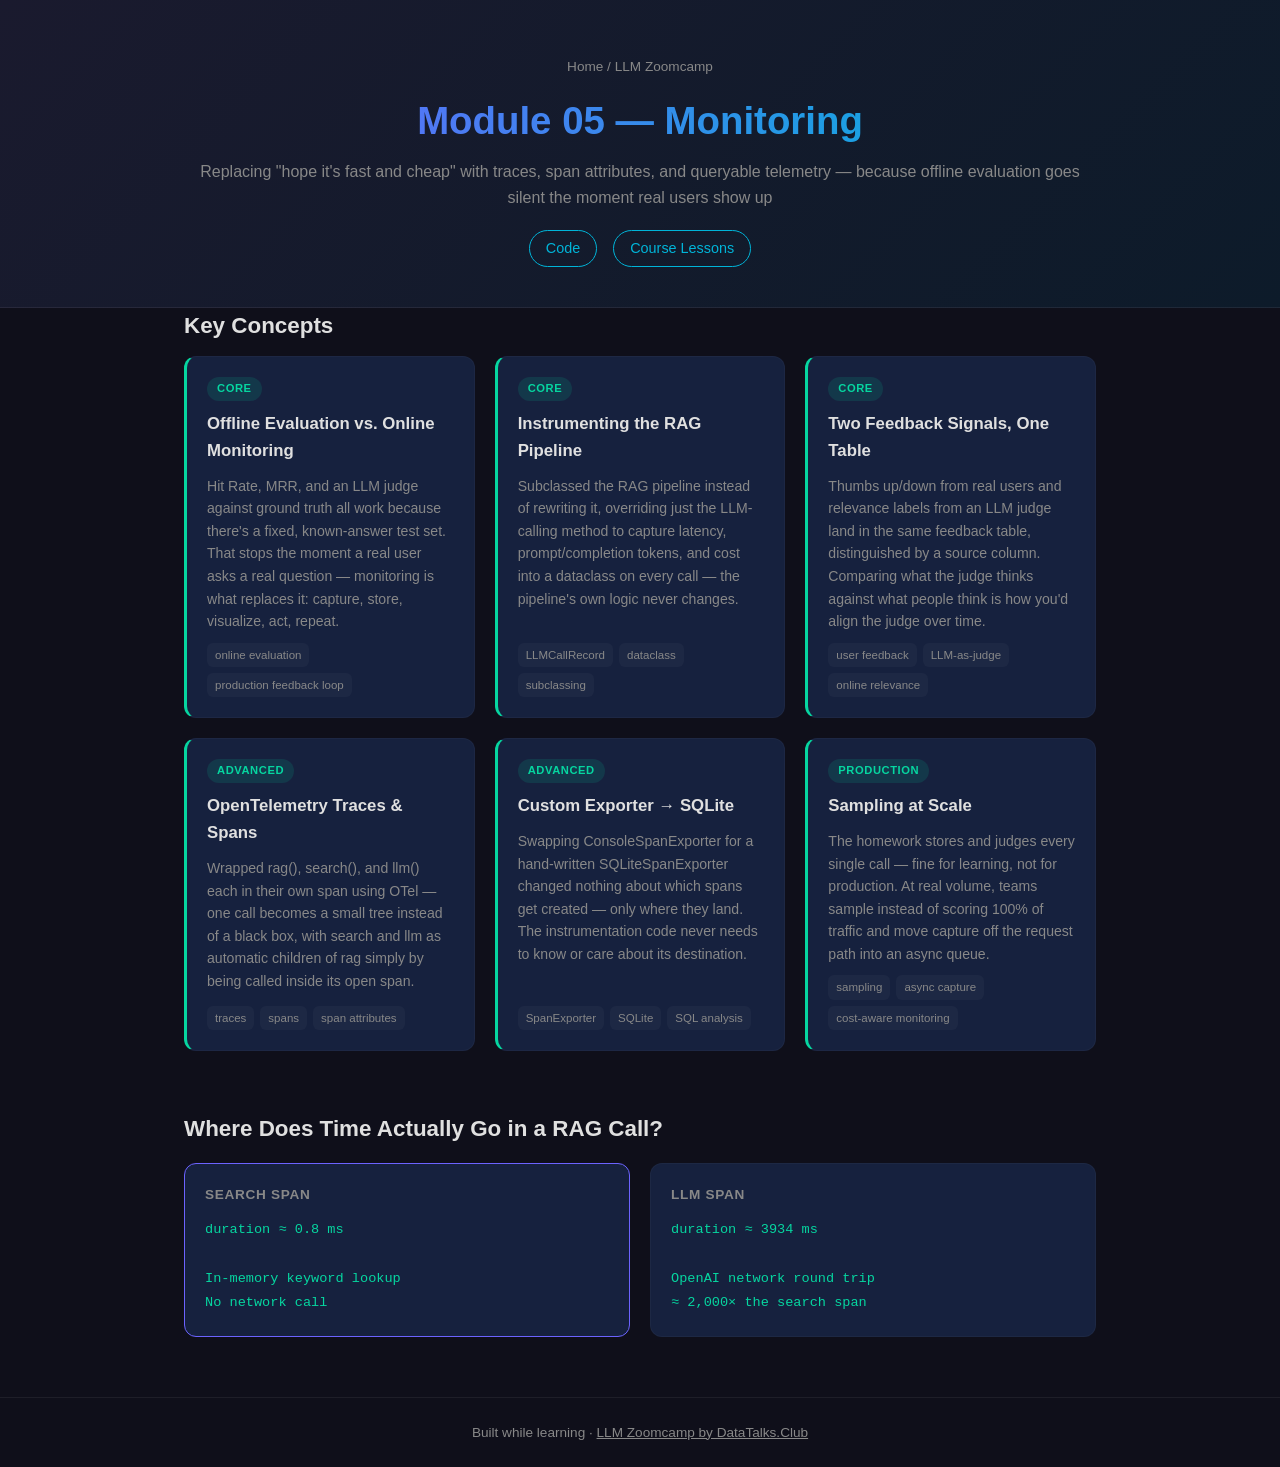
<file: llm-zoomcamp/05-monitoring/index.html>
<!DOCTYPE html>
<html lang="en">
<head>
  <meta charset="UTF-8" />
  <meta name="viewport" content="width=device-width, initial-scale=1.0" />
  <title>05 — Monitoring</title>
  <link rel="stylesheet" href="../../style.css" />
</head>
<body>

  <header>
    <div class="container">
      <p class="breadcrumb"><a href="../../">Home</a> / <a href="../">LLM Zoomcamp</a></p>
      <h1>Module 05 — Monitoring</h1>
      <p class="tagline">Replacing "hope it's fast and cheap" with traces, span attributes, and queryable telemetry — because offline evaluation goes silent the moment real users show up</p>
      <div class="links">
        <a href="https://github.com/dipikaspatil/LLM_Zoomcamp/tree/main/05_monitoring" target="_blank">Code</a>
        <a href="https://github.com/DataTalksClub/llm-zoomcamp/tree/main/05-monitoring" target="_blank">Course Lessons</a>
      </div>
    </div>
  </header>

  <main class="container">

    <section class="modules">
      <h2>Key Concepts</h2>
      <div class="grid">

        <div class="card done">
          <div class="card-header"><span class="badge done">Core</span></div>
          <h3>Offline Evaluation vs. Online Monitoring</h3>
          <p>Hit Rate, MRR, and an LLM judge against ground truth all work because there's a fixed, known-answer test set. That stops the moment a real user asks a real question — monitoring is what replaces it: capture, store, visualize, act, repeat.</p>
          <div class="tags"><span>online evaluation</span><span>production feedback loop</span></div>
        </div>

        <div class="card done">
          <div class="card-header"><span class="badge done">Core</span></div>
          <h3>Instrumenting the RAG Pipeline</h3>
          <p>Subclassed the RAG pipeline instead of rewriting it, overriding just the LLM-calling method to capture latency, prompt/completion tokens, and cost into a dataclass on every call — the pipeline's own logic never changes.</p>
          <div class="tags"><span>LLMCallRecord</span><span>dataclass</span><span>subclassing</span></div>
        </div>

        <div class="card done">
          <div class="card-header"><span class="badge done">Core</span></div>
          <h3>Two Feedback Signals, One Table</h3>
          <p>Thumbs up/down from real users and relevance labels from an LLM judge land in the same feedback table, distinguished by a source column. Comparing what the judge thinks against what people think is how you'd align the judge over time.</p>
          <div class="tags"><span>user feedback</span><span>LLM-as-judge</span><span>online relevance</span></div>
        </div>

        <div class="card done">
          <div class="card-header"><span class="badge done">Advanced</span></div>
          <h3>OpenTelemetry Traces &amp; Spans</h3>
          <p>Wrapped rag(), search(), and llm() each in their own span using OTel — one call becomes a small tree instead of a black box, with search and llm as automatic children of rag simply by being called inside its open span.</p>
          <div class="tags"><span>traces</span><span>spans</span><span>span attributes</span></div>
        </div>

        <div class="card done">
          <div class="card-header"><span class="badge done">Advanced</span></div>
          <h3>Custom Exporter → SQLite</h3>
          <p>Swapping ConsoleSpanExporter for a hand-written SQLiteSpanExporter changed nothing about which spans get created — only where they land. The instrumentation code never needs to know or care about its destination.</p>
          <div class="tags"><span>SpanExporter</span><span>SQLite</span><span>SQL analysis</span></div>
        </div>

        <div class="card done">
          <div class="card-header"><span class="badge done">Production</span></div>
          <h3>Sampling at Scale</h3>
          <p>The homework stores and judges every single call — fine for learning, not for production. At real volume, teams sample instead of scoring 100% of traffic and move capture off the request path into an async queue.</p>
          <div class="tags"><span>sampling</span><span>async capture</span><span>cost-aware monitoring</span></div>
        </div>

      </div>
    </section>

    <section class="modules" style="margin-top: 0;">
      <h2>Where Does Time Actually Go in a RAG Call?</h2>
      <div class="comparison">
        <div class="compare-box highlight">
          <h4>search span</h4>
          <pre>duration ≈ 0.8 ms

In-memory keyword lookup
No network call</pre>
        </div>
        <div class="compare-box">
          <h4>llm span</h4>
          <pre>duration ≈ 3934 ms

OpenAI network round trip
≈ 2,000× the search span</pre>
        </div>
      </div>
    </section>

  </main>

  <footer>
    <div class="container">
      <p>Built while learning · <a href="https://github.com/DataTalksClub/llm-zoomcamp" target="_blank">LLM Zoomcamp by DataTalks.Club</a></p>
    </div>
  </footer>

</body>
</html>
</file>
<file: style.css>
*, *::before, *::after { box-sizing: border-box; margin: 0; padding: 0; }

:root {
  --purple:  #6C63FF;
  --orange:  #F77F00;
  --teal:    #06D6A0;
  --blue:    #00B4D8;
  --dark:    #0f0f1a;
  --surface: #1a1a2e;
  --card:    #16213e;
  --text:    #e0e0e0;
  --muted:   #888;
  --radius:  12px;
}

body {
  font-family: -apple-system, BlinkMacSystemFont, "Segoe UI", sans-serif;
  background: var(--dark);
  color: var(--text);
  line-height: 1.6;
}

.container {
  max-width: 960px;
  margin: 0 auto;
  padding: 0 24px;
}

/* Header */
header {
  background: linear-gradient(135deg, var(--surface) 0%, #0d1b2a 100%);
  border-bottom: 1px solid #ffffff10;
  padding: 56px 0 40px;
  text-align: center;
}

header h1 {
  font-size: 2.4rem;
  font-weight: 700;
  background: linear-gradient(90deg, var(--purple), var(--blue));
  -webkit-background-clip: text;
  -webkit-text-fill-color: transparent;
}

.tagline {
  color: var(--muted);
  margin-top: 8px;
  font-size: 1rem;
}

.links {
  margin-top: 20px;
  display: flex;
  justify-content: center;
  gap: 16px;
}

.links a {
  color: var(--blue);
  text-decoration: none;
  font-size: 0.9rem;
  border: 1px solid var(--blue);
  padding: 6px 16px;
  border-radius: 20px;
  transition: background 0.2s;
}

.links a:hover { background: var(--blue); color: #fff; }

/* About */
.about {
  margin: 40px 0 16px;
  color: var(--muted);
  font-size: 1rem;
}

.about a { color: var(--purple); text-decoration: none; }
.about a:hover { text-decoration: underline; }

/* Modules */
.modules h2 {
  font-size: 1.4rem;
  margin-bottom: 12px;
  color: var(--text);
}

.progress-bar {
  background: #ffffff10;
  border-radius: 8px;
  height: 8px;
  margin-bottom: 6px;
  overflow: hidden;
}

.progress-fill {
  height: 100%;
  background: linear-gradient(90deg, var(--purple), var(--teal));
  border-radius: 8px;
  transition: width 0.6s ease;
}

.progress-label {
  color: var(--muted);
  font-size: 0.85rem;
  margin-bottom: 28px;
}

/* Grid */
.grid {
  display: grid;
  grid-template-columns: repeat(auto-fill, minmax(260px, 1fr));
  gap: 20px;
  padding-bottom: 60px;
}

/* Card */
.card {
  background: var(--card);
  border-radius: var(--radius);
  padding: 20px;
  border: 1px solid #ffffff08;
  display: flex;
  flex-direction: column;
  gap: 10px;
  transition: transform 0.2s, border-color 0.2s;
}

.card:hover { transform: translateY(-3px); border-color: #ffffff20; }

.card.done  { border-left: 3px solid var(--teal); }
.card.upcoming { border-left: 3px solid #ffffff15; opacity: 0.75; }

.card-header {
  display: flex;
  justify-content: space-between;
  align-items: center;
}

.badge {
  font-size: 0.7rem;
  font-weight: 600;
  padding: 3px 10px;
  border-radius: 12px;
  text-transform: uppercase;
  letter-spacing: 0.05em;
}

.badge.done     { background: #06D6A020; color: var(--teal); }
.badge.upcoming { background: #ffffff10; color: var(--muted); }

.module-num {
  font-size: 1.4rem;
  font-weight: 700;
  color: #ffffff15;
}

.card h3 {
  font-size: 1.05rem;
  color: var(--text);
}

.card p {
  font-size: 0.88rem;
  color: var(--muted);
  flex: 1;
}

.card-links a {
  font-size: 0.85rem;
  color: var(--purple);
  text-decoration: none;
  font-weight: 600;
}

.card-links a:hover { text-decoration: underline; }

.tags {
  display: flex;
  flex-wrap: wrap;
  gap: 6px;
}

.tags span {
  font-size: 0.72rem;
  background: #ffffff08;
  color: var(--muted);
  padding: 3px 8px;
  border-radius: 6px;
}

/* Footer */
footer {
  border-top: 1px solid #ffffff10;
  padding: 24px 0;
  text-align: center;
  color: var(--muted);
  font-size: 0.85rem;
}

footer a { color: var(--muted); }
footer a:hover { color: var(--text); }

/* Breadcrumb */
.breadcrumb {
  font-size: 0.85rem;
  margin-bottom: 12px;
  color: var(--muted);
}
.breadcrumb a { color: var(--muted); text-decoration: none; }
.breadcrumb a:hover { color: var(--text); }

/* Comparison boxes */
.comparison {
  display: grid;
  grid-template-columns: 1fr 1fr;
  gap: 20px;
  margin-top: 16px;
  padding-bottom: 60px;
}

.compare-box {
  background: var(--card);
  border: 1px solid #ffffff08;
  border-radius: var(--radius);
  padding: 20px;
}

.compare-box.highlight {
  border-color: var(--purple);
}

.compare-box h4 {
  color: var(--muted);
  font-size: 0.85rem;
  text-transform: uppercase;
  letter-spacing: 0.05em;
  margin-bottom: 12px;
}

.compare-box pre {
  font-family: monospace;
  font-size: 0.85rem;
  color: var(--teal);
  line-height: 1.8;
  white-space: pre;
}

/* Responsive */
@media (max-width: 600px) {
  header h1 { font-size: 1.8rem; }
  .grid { grid-template-columns: 1fr; }
  .comparison { grid-template-columns: 1fr; }
}
</file>
